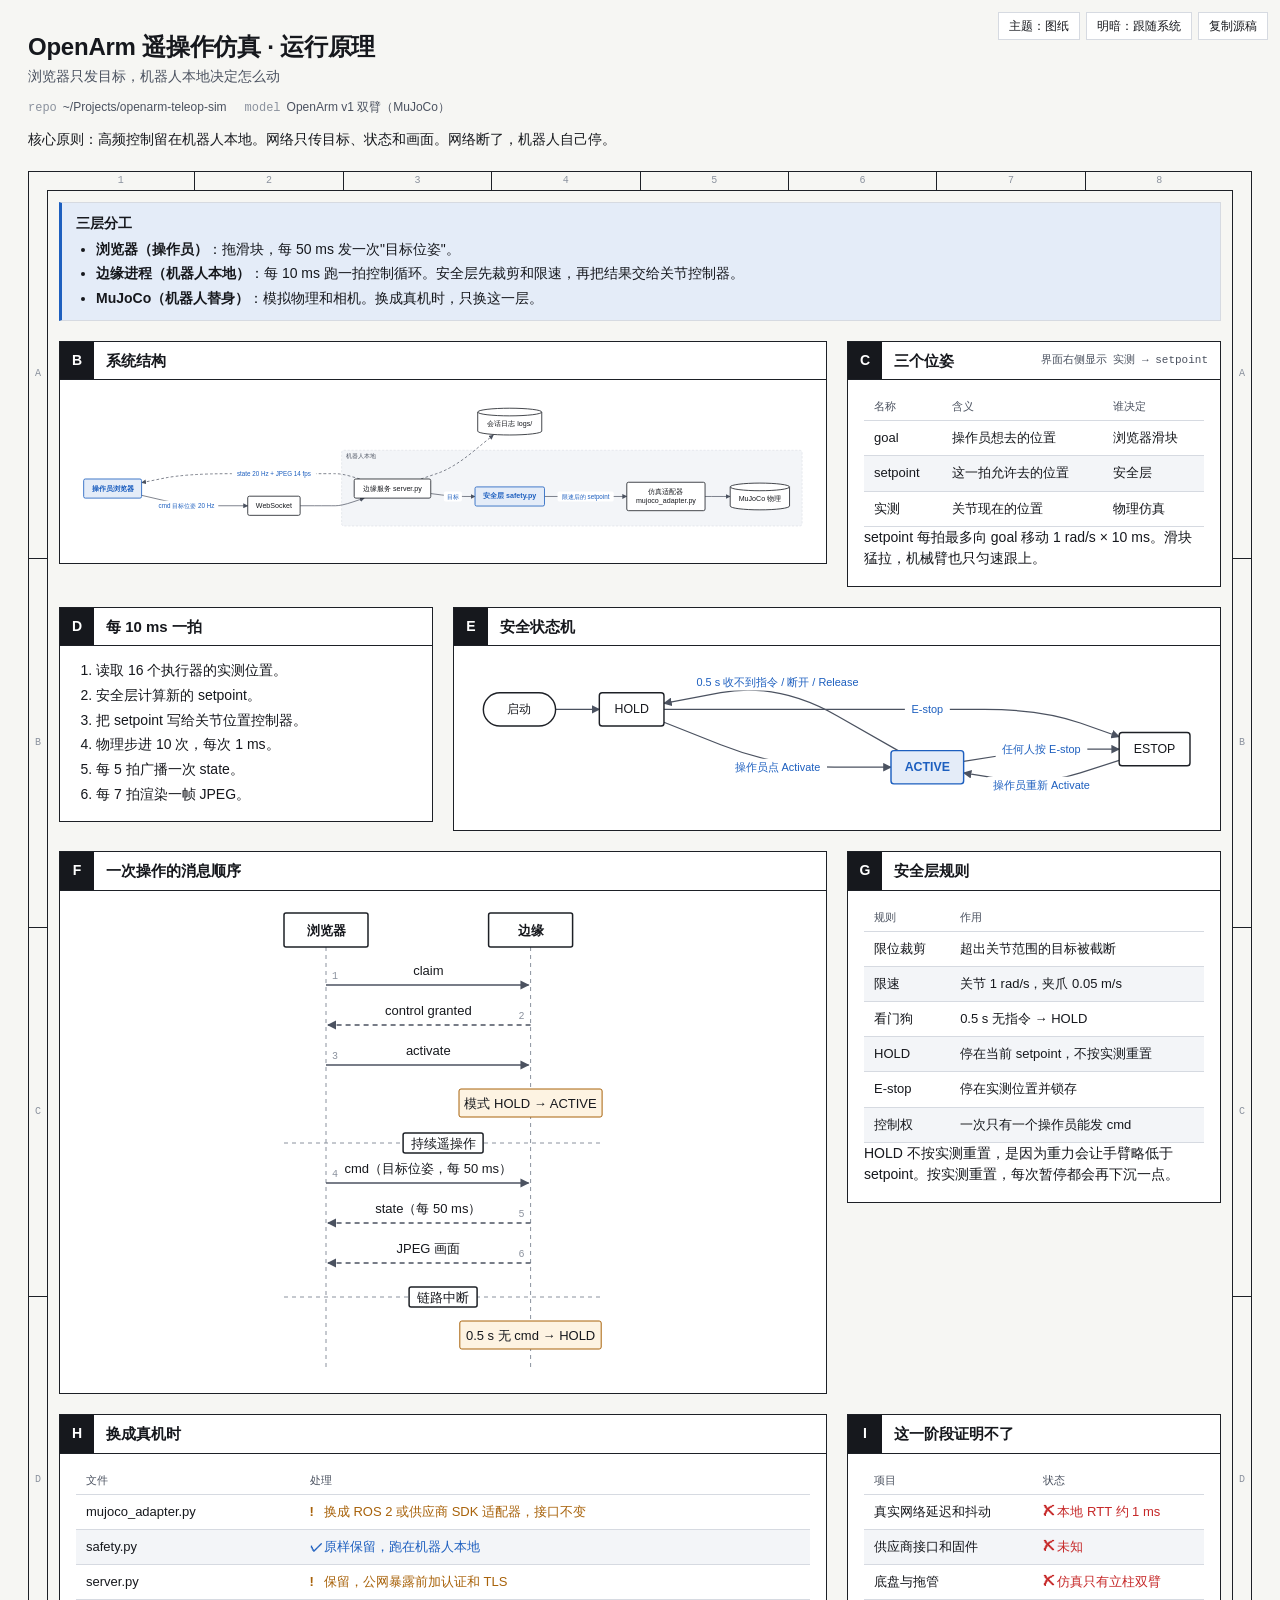
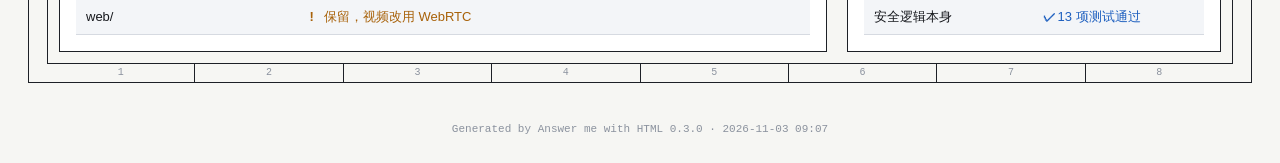
<file: docs/运行原理.html>
<!doctype html>
<html lang="zh-CN" data-theme="blueprint" data-mode="auto">
<head>
<meta charset="utf-8">
<meta name="viewport" content="width=device-width, initial-scale=1">
<meta name="generator" content="Answer me with HTML 0.3.0">
<title>OpenArm 遥操作仿真 · 运行原理</title>
<style>
html[data-theme="blueprint"], html[data-theme="blueprint"][data-mode="light"] {
  --font-sans: -apple-system, BlinkMacSystemFont, "Segoe UI", "PingFang SC", "Hiragino Sans GB", "Microsoft YaHei", Roboto, "Helvetica Neue", Arial, sans-serif;
  --font-mono: ui-monospace, SFMono-Regular, "JetBrains Mono", Menlo, Consolas, "Liberation Mono", monospace;
  --radius: 0px;
  --shadow: none;
  --bw: 1.5px;
  --head-font: var(--font-sans);
  --bg: #f6f6f3;
  --paper: #ffffff;
  --ink: #16181d;
  --ink-2: #4b5260;
  --ink-3: #8b929e;
  --line: #1d2026;
  --line-2: #d6dae1;
  --fill: #f3f5f8;
  --accent: #1d5fbf;
  --accent-bg: #e4ecf8;
  --ok: #1d5fbf;
  --ok-bg: #e4ecf8;
  --err: #c62828;
  --err-bg: #fbeaea;
  --warn: #a8620a;
  --warn-bg: #fdf3e2;
  --head-bg: #16181d;
  --head-fg: #ffffff;
}
html[data-theme="blueprint"][data-mode="dark"] {
  --bg: #081322;
  --paper: #0d1c31;
  --ink: #e6edf7;
  --ink-2: #a9b8cc;
  --ink-3: #6b7f99;
  --line: #c9d6e8;
  --line-2: #23385a;
  --fill: #12253f;
  --accent: #6ea8ff;
  --accent-bg: #16305a;
  --ok: #6ea8ff;
  --ok-bg: #16305a;
  --err: #ff7070;
  --err-bg: #3b1620;
  --warn: #f0b14a;
  --warn-bg: #3a2a10;
  --head-bg: #e6edf7;
  --head-fg: #081322;
}
@media (prefers-color-scheme: dark) {
html[data-theme="blueprint"][data-mode="auto"] {
  --bg: #081322;
  --paper: #0d1c31;
  --ink: #e6edf7;
  --ink-2: #a9b8cc;
  --ink-3: #6b7f99;
  --line: #c9d6e8;
  --line-2: #23385a;
  --fill: #12253f;
  --accent: #6ea8ff;
  --accent-bg: #16305a;
  --ok: #6ea8ff;
  --ok-bg: #16305a;
  --err: #ff7070;
  --err-bg: #3b1620;
  --warn: #f0b14a;
  --warn-bg: #3a2a10;
  --head-bg: #e6edf7;
  --head-fg: #081322;
}
}

html[data-theme="shadcn"], html[data-theme="shadcn"][data-mode="light"] {
  --font-sans: -apple-system, BlinkMacSystemFont, "Segoe UI", "PingFang SC", "Hiragino Sans GB", "Microsoft YaHei", Roboto, "Helvetica Neue", Arial, sans-serif;
  --font-mono: ui-monospace, SFMono-Regular, "JetBrains Mono", Menlo, Consolas, "Liberation Mono", monospace;
  --radius: 8px;
  --shadow: 0 1px 2px 0 rgba(0,0,0,0.05);
  --bw: 1px;
  --head-font: var(--font-sans);
  --bg: #fafafa;
  --paper: #ffffff;
  --ink: #09090b;
  --ink-2: #71717a;
  --ink-3: #a1a1aa;
  --line: #e4e4e7;
  --line-2: #f0f0f2;
  --fill: #f4f4f5;
  --accent: #2563eb;
  --accent-bg: #eff6ff;
  --ok: #16a34a;
  --ok-bg: #f0fdf4;
  --err: #dc2626;
  --err-bg: #fef2f2;
  --warn: #d97706;
  --warn-bg: #fffbeb;
  --head-bg: #18181b;
  --head-fg: #fafafa;
}
html[data-theme="shadcn"][data-mode="dark"] {
  --bg: #09090b;
  --paper: #121215;
  --ink: #fafafa;
  --ink-2: #a1a1aa;
  --ink-3: #71717a;
  --line: #27272a;
  --line-2: #1c1c1f;
  --fill: #18181b;
  --accent: #60a5fa;
  --accent-bg: #172554;
  --ok: #4ade80;
  --ok-bg: #052e16;
  --err: #f87171;
  --err-bg: #450a0a;
  --warn: #fbbf24;
  --warn-bg: #451a03;
  --head-bg: #fafafa;
  --head-fg: #18181b;
}
@media (prefers-color-scheme: dark) {
html[data-theme="shadcn"][data-mode="auto"] {
  --bg: #09090b;
  --paper: #121215;
  --ink: #fafafa;
  --ink-2: #a1a1aa;
  --ink-3: #71717a;
  --line: #27272a;
  --line-2: #1c1c1f;
  --fill: #18181b;
  --accent: #60a5fa;
  --accent-bg: #172554;
  --ok: #4ade80;
  --ok-bg: #052e16;
  --err: #f87171;
  --err-bg: #450a0a;
  --warn: #fbbf24;
  --warn-bg: #451a03;
  --head-bg: #fafafa;
  --head-fg: #18181b;
}
}

/* Answer me with HTML base — 只引用主题变量，禁止写死颜色（主题 token 见 themes/index.js） */
*, *::before, *::after { box-sizing: border-box; }
html, body { margin: 0; padding: 0; }
body {
  background: var(--bg); color: var(--ink);
  font-family: var(--font-sans); font-size: 14px; line-height: 1.55;
  -webkit-font-smoothing: antialiased;
}
code, pre, kbd { font-family: var(--font-mono); }

/* ── 工具栏 ─────────────────────────────── */
.am-toolbar {
  position: fixed; top: 12px; right: 12px; z-index: 10; display: flex; gap: 6px;
}
.am-btn {
  font: 12px/1 var(--font-sans); color: var(--ink); background: var(--paper);
  border: 1px solid var(--line-2); border-radius: var(--radius); padding: 7px 10px; cursor: pointer;
}
.am-btn:hover { border-color: var(--ink-3); }
.am-btn:focus-visible { outline: 2px solid var(--accent); outline-offset: 2px; }

/* ── 页头 ───────────────────────────────── */
.am-head { margin: 0 0 20px; padding-right: 260px; }
.am-head h1 { margin: 0; font-size: 24px; line-height: 1.25; letter-spacing: -0.01em; }
.am-sub { margin: 4px 0 0; color: var(--ink-2); }
.am-head-meta { display: flex; flex-wrap: wrap; gap: 6px 18px; margin-top: 10px; font-size: 12px; color: var(--ink-2); }
.am-head-meta b { font-family: var(--font-mono); font-weight: 400; color: var(--ink-3); margin-right: 6px; }
.am-intro { margin-top: 12px; max-width: 80ch; }

/* ── sheet 图纸板 ────────────────────────── */
.am-sheet { max-width: 1680px; margin: 0 auto; padding: 32px 28px 40px; }
.am-frame { position: relative; }
.am-grid {
  display: grid; grid-template-columns: repeat(var(--cols, 3), minmax(0, 1fr));
  gap: 20px; align-items: start;
}
.am-ruler { display: none; }
html[data-theme="blueprint"] .am-frame { border: 1px solid var(--line); padding: 30px; }
html[data-theme="blueprint"] .am-frame::before {
  content: ""; position: absolute; inset: 18px; border: 1px solid var(--line); pointer-events: none;
}
html[data-theme="blueprint"] .am-ruler {
  display: flex; position: absolute; font: 10px/1 var(--font-mono); color: var(--ink-3);
}
.am-ruler span { flex: 1; display: flex; align-items: center; justify-content: center; }
.am-ruler--top, .am-ruler--bottom { left: 18px; right: 18px; height: 18px; }
.am-ruler--top { top: 0; }
.am-ruler--bottom { bottom: 0; }
.am-ruler--left, .am-ruler--right { top: 18px; bottom: 18px; width: 18px; flex-direction: column; }
.am-ruler--left { left: 0; }
.am-ruler--right { right: 0; }
.am-ruler--top span + span, .am-ruler--bottom span + span { border-left: 1px solid var(--line); }
.am-ruler--left span + span, .am-ruler--right span + span { border-top: 1px solid var(--line); }

/* ── 面板 ───────────────────────────────── */
.am-panel {
  background: var(--paper); border: var(--bw) solid var(--line); border-radius: var(--radius);
  box-shadow: var(--shadow); min-width: 0; overflow: hidden;
}
.am-panel-head {
  display: flex; align-items: stretch; gap: 0; border-bottom: var(--bw) solid var(--line); min-height: 34px;
}
.am-panel-id {
  display: flex; align-items: center; justify-content: center; min-width: 34px; padding: 0 8px;
  background: var(--head-bg); color: var(--head-fg); font-weight: 600; font-size: 14px;
}
html[data-theme="shadcn"] .am-panel-id { border-radius: 6px; min-width: 24px; height: 24px; margin: 9px 0 9px 14px; font-size: 12px; }
html[data-theme="shadcn"] .am-panel-head { border-bottom-width: 1px; }
.am-panel-head h2 { margin: 0; padding: 7px 12px; font-size: 15px; font-weight: 600; flex: 1; display: flex; align-items: center; }
.am-panel-meta { align-self: center; padding: 0 12px; font: 11px/1.3 var(--font-mono); color: var(--ink-2); text-align: right; }
.am-panel-body { padding: 14px 16px 16px; }
.am-panel-body > * + * { margin-top: 12px; }

/* ── Markdown 正文 ───────────────────────── */
.am-md > :first-child { margin-top: 0; }
.am-md > :last-child { margin-bottom: 0; }
.am-md p { margin: 0 0 8px; }
.am-md ul, .am-md ol { margin: 0 0 8px; padding-left: 20px; }
.am-md li + li { margin-top: 3px; }
.am-md h3, .am-md h4 { margin: 14px 0 6px; font-size: 13px; }
.am-md a { color: var(--accent); }
.am-md blockquote { margin: 0 0 8px; padding: 2px 12px; border-left: 3px solid var(--line-2); color: var(--ink-2); }
.am-md :not(pre) > code { font-size: 0.9em; background: var(--fill); padding: 1px 5px; border-radius: 4px; }
.am-md hr { border: 0; border-top: 1px solid var(--line-2); margin: 12px 0; }
.am-md table { width: 100%; border-collapse: collapse; font-size: 13px; }
.am-md th {
  text-align: left; font: 11px/1.3 var(--font-mono); color: var(--ink-2); font-weight: 400;
  padding: 6px 10px; border-bottom: 1px solid var(--line-2);
}
.am-md td { padding: 7px 10px; border-bottom: 1px solid var(--line-2); vertical-align: top; }
.am-md tbody tr:nth-child(even) td { background: var(--fill); }
.am-table-wrap { overflow-x: auto; }
.am-code {
  margin: 0; padding: 12px 14px; background: var(--fill); border: 1px solid var(--line-2);
  border-radius: var(--radius); overflow-x: auto; font-size: 12.5px; line-height: 1.5;
}

/* ── 状态徽章 ok / no / warn ──────────────── */
.am-status { white-space: nowrap; font-weight: 500; }
.am-status--ok { color: var(--ok); }
.am-status--no { color: var(--err); }
.am-status--warn { color: var(--warn); }
.am-status-icon { display: inline-block; width: 1.1em; font-weight: 700; }

/* ── callout ─────────────────────────────── */
.am-callout {
  border: 1px solid var(--line-2); border-left: 3px solid var(--accent); background: var(--accent-bg);
  padding: 10px 14px; border-radius: var(--radius);
}
.am-callout--ok { border-left-color: var(--ok); background: var(--ok-bg); }
.am-callout--warn { border-left-color: var(--warn); background: var(--warn-bg); }
.am-callout--err { border-left-color: var(--err); background: var(--err-bg); }
.am-callout-title { font-weight: 600; margin-bottom: 4px; }

/* ── kv 标题栏格 ─────────────────────────── */
.am-kv {
  display: grid; grid-template-columns: repeat(var(--kv-cols, 2), minmax(0, 1fr)); margin: 0;
  border-top: var(--bw) solid var(--line); border-left: var(--bw) solid var(--line);
}
.am-kv-cell { border-right: var(--bw) solid var(--line); border-bottom: var(--bw) solid var(--line); padding: 6px 10px 8px; min-width: 0; }
.am-kv-cell--wide { grid-column: 1 / -1; }
.am-kv dt { font: 11px/1.4 var(--font-mono); color: var(--ink-2); }
.am-kv dd { margin: 2px 0 0; font-size: 14px; font-weight: 500; overflow-wrap: anywhere; }
.am-kv-cell--wide dd { font-size: 17px; font-weight: 600; }
html[data-theme="shadcn"] .am-kv { border-color: var(--line); border-radius: var(--radius); overflow: hidden; }

/* ── timeline ────────────────────────────── */
.am-timeline { list-style: none; margin: 0; padding: 0; }
.am-timeline--h { display: grid; grid-template-columns: repeat(var(--n, 1), minmax(0, 1fr)); padding-top: 4px; }
.am-timeline--h li { position: relative; text-align: center; padding: 0 6px; }
.am-timeline--h li::before {
  content: ""; position: absolute; top: 31px; left: 0; right: 0; border-top: var(--bw) solid var(--line);
}
.am-timeline--h li:first-child::before { left: 50%; }
.am-timeline--h li:last-child::before { right: 50%; }
.am-tl-when { display: block; font-size: 15px; font-weight: 500; height: 24px; }
.am-tl-dot {
  position: relative; display: block; width: 11px; height: 11px; margin: 2px auto 8px;
  border: var(--bw) solid var(--line); border-radius: 50%; background: var(--paper);
}
.am-tl-item--hi .am-tl-dot { background: var(--accent); border-color: var(--accent); }
.am-tl-title { display: block; font-size: 12.5px; font-weight: 500; }
.am-tl-text { display: block; font-size: 12px; color: var(--ink-2); line-height: 1.45; }
.am-timeline--v li { position: relative; padding: 0 0 14px 22px; }
.am-timeline--v li::before { content: ""; position: absolute; left: 5px; top: 6px; bottom: -6px; border-left: var(--bw) solid var(--line-2); }
.am-timeline--v li:last-child::before { display: none; }
.am-timeline--v .am-tl-dot { position: absolute; left: 0; top: 4px; margin: 0; }
.am-timeline--v .am-tl-when { display: inline; height: auto; font: 12px var(--font-mono); color: var(--ink-2); margin-right: 8px; }
.am-timeline--v .am-tl-title { display: inline; font-size: 14px; }
.am-timeline--v .am-tl-text { margin-top: 2px; }

/* ── annot 句子标注 ──────────────────────── */
.am-annot + .am-annot { border-top: 1px solid var(--line-2); padding-top: 12px; }
.am-annot-head { display: flex; justify-content: space-between; gap: 12px; font-size: 13px; font-weight: 600; margin-bottom: 8px; }
.am-annot-meta { font: 11px var(--font-mono); font-weight: 400; color: var(--ink-2); }
.am-annot-scroll { overflow-x: auto; }
.am-annot-line {
  position: relative; display: inline-block; white-space: pre; font: 14px/1.6 var(--font-mono);
  padding-bottom: calc(var(--rows, 0) * 17px + 14px);
}
.am-annot-line--wrap { display: block; white-space: normal; padding-bottom: 10px; }
.am-annot-line--wrap .am-seg { white-space: nowrap; }
.am-seg { position: relative; }
.am-seg::after {
  content: ""; position: absolute; left: 1px; right: 1px; top: calc(100% + 1px); height: 5px;
  border: 1px solid var(--accent); border-top: 0;
}
.am-seg-n {
  position: absolute; left: 0; top: calc(100% + 8px + var(--row, 0) * 17px);
  font: 11px/16px var(--font-sans); color: var(--accent); white-space: nowrap;
}
.am-seg--err { color: var(--err); }
.am-seg--err::after { border-color: var(--err); }
.am-seg--err .am-seg-n { color: var(--err); }
.am-annot-caption { font-size: 12px; color: var(--ink-2); }

/* ── limits 限值条 ───────────────────────── */
.am-lim + .am-lim { margin-top: 14px; }
.am-lim-head { display: flex; justify-content: space-between; gap: 12px; font-size: 13px; margin-bottom: 4px; }
.am-lim-val { font: 12px var(--font-mono); color: var(--accent); white-space: nowrap; }
.am-lim-track { position: relative; height: 12px; border: 1px solid var(--line-2); background: var(--fill); border-radius: calc(var(--radius) / 2); }
.am-lim-fill { position: absolute; left: 0; top: 0; bottom: 0; background: var(--accent-bg); border-right: 1px solid var(--accent); }
.am-lim-mark { position: absolute; top: -4px; bottom: -4px; border-left: 2px solid var(--accent); }
.am-lim.is-over .am-lim-fill { background: var(--err-bg); border-right-color: var(--err); }
.am-lim.is-over .am-lim-val { color: var(--err); }
.am-lim-ticks { position: relative; height: 16px; font: 10px/16px var(--font-mono); color: var(--ink-3); }
.am-lim-ticks span { position: absolute; transform: translateX(-50%); }
.am-lim-ticks span:first-child { transform: none; }
.am-lim-note { font-size: 11px; color: var(--ink-2); margin-left: 6px; }

/* ── tree 结构树 ─────────────────────────── */
.am-tree { font-size: 13px; }
.am-tree-root { display: flex; justify-content: center; position: relative; padding-bottom: 18px; }
.am-tree-root::after { content: ""; position: absolute; bottom: 0; left: 50%; height: 18px; border-left: var(--bw) solid var(--line); }
.am-tree-root--solo { padding-bottom: 12px; }
.am-tree-root--solo::after { display: none; }
.am-tree-box {
  border: var(--bw) solid var(--line); background: var(--paper); padding: 6px 14px; text-align: center;
  border-radius: var(--radius); font-weight: 600;
}
.am-tree-box small { display: block; font-weight: 400; color: var(--ink-2); font-size: 12px; }
.am-tree-box--root { background: var(--accent-bg); font-size: 15px; padding: 8px 28px; }
.am-tree-cols { display: grid; grid-template-columns: repeat(var(--n, 1), minmax(0, 1fr)); }
.am-tree-col { position: relative; padding: 18px 8px 0; min-width: 0; }
.am-tree-col::before { content: ""; position: absolute; top: 0; left: 0; right: 0; border-top: var(--bw) solid var(--line); }
.am-tree-col:first-child::before { left: 50%; }
.am-tree-col:last-child::before { right: 50%; }
.am-tree-col::after { content: ""; position: absolute; top: 0; left: 50%; height: 18px; border-left: var(--bw) solid var(--line); }
.am-tree-list, .am-tree-list ul { list-style: none; margin: 0; padding: 0; }
.am-tree-col > .am-tree-list { margin: 8px 0 0 14px; }
.am-tree-list ul { margin-left: 16px; }
.am-tree-list li { position: relative; padding: 3px 0 3px 18px; }
.am-tree-list li::before { content: ""; position: absolute; left: 0; top: 0.95em; width: 12px; border-top: 1px solid var(--ink-3); }
.am-tree-list li::after { content: ""; position: absolute; left: 0; top: 0; bottom: 0; border-left: 1px solid var(--ink-3); }
.am-tree-list li:last-child::after { bottom: auto; height: 0.95em; }
.am-tree-tag { font: 11px var(--font-mono); color: var(--ink-3); margin-right: 4px; }
.am-tree code { font: 12px var(--font-mono); }
.am-tree-sub { display: block; font-size: 11.5px; color: var(--ink-2); }
.am-tree-hi > .am-tree-label { color: var(--accent); font-weight: 600; }

/* ── 图（flow / sequence）───────────────── */
.am-diagram { margin: 0; overflow-x: auto; text-align: center; }
.am-diagram svg { max-width: 100%; height: auto; font-family: var(--font-sans); }
.am-diagram text { fill: var(--ink); font-size: 13px; }
.am-node-shape { fill: var(--paper); stroke: var(--line); stroke-width: var(--bw); }
.am-node--hi .am-node-shape { fill: var(--accent-bg); stroke: var(--accent); }
.am-node--hi text { fill: var(--accent); font-weight: 600; }
.am-edge { fill: none; stroke: var(--ink-2); stroke-width: 1.3; }
.am-edge--dashed { stroke-dasharray: 5 4; }
.am-arrow { fill: var(--ink-2); }
.am-edge-label rect { fill: var(--paper); }
.am-diagram .am-edge-label text { fill: var(--accent); font-size: 11.5px; }
.am-cluster { fill: var(--fill); stroke: var(--line-2); stroke-width: 1; stroke-dasharray: 4 3; }
.am-diagram .am-cluster-label { fill: var(--ink-2); font: 11px var(--font-mono); }
.am-lifeline { stroke: var(--ink-3); stroke-width: 1; stroke-dasharray: 4 4; }
.am-actor { fill: var(--paper); stroke: var(--line); stroke-width: var(--bw); }
.am-note { fill: var(--warn-bg); stroke: var(--warn); stroke-width: 1; }
.am-diagram .am-step { fill: var(--ink-3); font: 10px var(--font-mono); }

/* ── doc 线性讲解 ────────────────────────── */
.am-doc { max-width: 1120px; margin: 0 auto; padding: 40px 28px 64px; }
.am-doc-layout { display: grid; grid-template-columns: 200px minmax(0, 1fr); gap: 32px; align-items: start; }
.am-doc-layout--notoc { grid-template-columns: minmax(0, 1fr); max-width: 860px; }
.am-toc { position: sticky; top: 24px; font-size: 13px; }
.am-toc a { display: block; color: var(--ink-2); text-decoration: none; padding: 4px 0 4px 10px; border-left: 2px solid var(--line-2); }
.am-toc a:hover { color: var(--ink); border-left-color: var(--accent); }
.am-doc-body > .am-panel + .am-panel { margin-top: 20px; }

/* ── 响应式与打印 ─────────────────────────── */
@media (max-width: 1100px) {
  .am-grid { grid-template-columns: repeat(2, minmax(0, 1fr)); }
  .am-grid > .am-panel { grid-column: auto !important; }
  .am-grid > .am-panel.am-span-wide { grid-column: 1 / -1 !important; }
}
@media (max-width: 760px) {
  .am-sheet, .am-doc { padding: 56px 12px 24px; }
  .am-head { padding-right: 0; }
  .am-grid { grid-template-columns: minmax(0, 1fr); }
  .am-grid > .am-panel.am-span-wide { grid-column: auto !important; }
  html[data-theme="blueprint"] .am-frame { padding: 0; border: 0; }
  html[data-theme="blueprint"] .am-frame::before, html[data-theme="blueprint"] .am-ruler { display: none; }
  .am-doc-layout { grid-template-columns: minmax(0, 1fr); }
  .am-toc { position: static; }
  .am-timeline--h { grid-template-columns: minmax(0, 1fr); }
  .am-tree-cols { grid-template-columns: minmax(0, 1fr); }
}
.am-colophon { text-align: center; padding: 0 0 28px; font: 11px var(--font-mono); color: var(--ink-3); }

@media print {
  .am-toolbar { display: none; }
  body { background: var(--paper); }
  .am-panel { break-inside: avoid; box-shadow: none; }
}
.am-panel--bare { border: 0; background: transparent; box-shadow: none; }
.am-panel--bare > .am-panel-body { padding: 0; }
.am-panel--bare .am-kv { background: var(--paper); }

</style>
</head>
<body>
<div class="am-toolbar">
<button class="am-btn" type="button" data-am="theme" data-labels="{&quot;blueprint&quot;:&quot;主题：图纸&quot;,&quot;shadcn&quot;:&quot;主题：卡片&quot;}">主题：图纸</button>
<button class="am-btn" type="button" data-am="mode" data-labels="{&quot;auto&quot;:&quot;明暗：跟随系统&quot;,&quot;light&quot;:&quot;明暗：亮&quot;,&quot;dark&quot;:&quot;明暗：暗&quot;}">明暗：跟随系统</button>
<button class="am-btn" type="button" data-am="copy" data-done="已复制 ✓">复制源稿</button>
</div>
<main class="am-sheet">
<header class="am-head"><h1>OpenArm 遥操作仿真 · 运行原理</h1><p class="am-sub">浏览器只发目标，机器人本地决定怎么动</p><div class="am-head-meta"><span><b>repo</b>~/Projects/openarm-teleop-sim</span><span><b>model</b>OpenArm v1 双臂（MuJoCo）</span></div><div class="am-intro am-md"><div class="am-md"><p>核心原则：高频控制留在机器人本地。网络只传目标、状态和画面。网络断了，机器人自己停。</p>
</div></div></header>
<div class="am-frame">
<div class="am-ruler am-ruler--top" aria-hidden="true"><span>1</span><span>2</span><span>3</span><span>4</span><span>5</span><span>6</span><span>7</span><span>8</span></div><div class="am-ruler am-ruler--bottom" aria-hidden="true"><span>1</span><span>2</span><span>3</span><span>4</span><span>5</span><span>6</span><span>7</span><span>8</span></div><div class="am-ruler am-ruler--left" aria-hidden="true"><span>A</span><span>B</span><span>C</span><span>D</span></div><div class="am-ruler am-ruler--right" aria-hidden="true"><span>A</span><span>B</span><span>C</span><span>D</span></div>
<div class="am-grid" style="--cols: 3">
<section class="am-panel am-span-wide am-panel--bare" id="panel-A" style="grid-column: span 3">
<div class="am-panel-body"><div class="am-callout am-callout--info" role="note"><div class="am-callout-title">三层分工</div><div class="am-callout-body am-md"><ul>
<li><strong>浏览器（操作员）</strong>：拖滑块，每 50 ms 发一次&quot;目标位姿&quot;。</li>
<li><strong>边缘进程（机器人本地）</strong>：每 10 ms 跑一拍控制循环。安全层先裁剪和限速，再把结果交给关节控制器。</li>
<li><strong>MuJoCo（机器人替身）</strong>：模拟物理和相机。换成真机时，只换这一层。</li>
</ul>
</div></div></div>
</section>
<section class="am-panel am-span-wide" id="panel-B" style="grid-column: span 2">
<header class="am-panel-head"><span class="am-panel-id">B</span><h2>系统结构</h2></header>
<div class="am-panel-body"><figure class="am-diagram am-flow"><svg viewBox="0 0 1343 268" width="1343" height="268" role="img" aria-label="流程图：操作员浏览器、WebSocket、边缘服务 server.py、安全层 safety.py、仿真适配器 mujoco_adapter.py、MuJoCo 物理、会话日志 logs/" xmlns="http://www.w3.org/2000/svg"><defs><marker id="am1-arrow" viewBox="0 0 10 10" refX="9" refY="5" markerWidth="7" markerHeight="7" orient="auto-start-reverse"><path class="am-arrow" d="M0,0 L10,5 L0,10 z"/></marker></defs><g><rect class="am-cluster" x="486" y="103" width="842.6" height="138.5" rx="4"/><text class="am-cluster-label" x="494" y="117">机器人本地</text></g><g><g data-step="0"><path class="am-edge" d="M120,185.4 L161.1,194.9 Q202.1,204.5 258.2,204.5 L314.2,204.5" marker-end="url(#am1-arrow)"/><g class="am-edge-label"><rect x="144" y="195.5" width="116.3" height="18" rx="3"/><text x="202.1" y="204.5" text-anchor="middle" dominant-baseline="central">cmd 目标位姿 20 Hz</text></g></g><g data-step="1"><path class="am-edge" d="M410.1,204.5 L436.5,204.5 Q463,204.5 474.5,204.5 Q486,204.5 506.7,197.5 L527.4,190.5" marker-end="url(#am1-arrow)"/></g><g data-step="2"><path class="am-edge" d="M649.1,182.2 L669.3,184.8 Q689.6,187.5 709.8,187.5 L730.1,187.5" marker-end="url(#am1-arrow)"/><g class="am-edge-label"><rect x="673.1" y="178.5" width="33" height="18" rx="3"/><text x="689.6" y="187.5" text-anchor="middle" dominant-baseline="central">目标</text></g></g><g data-step="3"><path class="am-edge" d="M857.1,187.5 L894.8,187.5 Q932.5,187.5 970.1,187.5 L1007.8,187.5" marker-end="url(#am1-arrow)"/><g class="am-edge-label"><rect x="881.1" y="178.5" width="102.7" height="18" rx="3"/><text x="932.5" y="187.5" text-anchor="middle" dominant-baseline="central">限速后的 setpoint</text></g></g><g data-step="4"><path class="am-edge" d="M1151,187.5 L1162.5,187.5 Q1174,187.5 1185.5,187.5 L1197,187.5" marker-end="url(#am1-arrow)"/></g><g data-step="5"><path class="am-edge am-edge--dashed" d="M519.3,155.5 L502.7,150.6 Q486,145.8 474.5,145.8 Q463,145.8 412.6,145.8 Q362.1,145.8 282.1,145.8 Q202.1,145.8 161.1,154 L120,162.3" marker-end="url(#am1-arrow)"/><g class="am-edge-label"><rect x="285.3" y="136.8" width="153.8" height="18" rx="3"/><text x="362.1" y="145.8" text-anchor="middle" dominant-baseline="central">state 20 Hz + JPEG 14 fps</text></g></g><g data-step="6"><path class="am-edge am-edge--dashed" d="M631,155.5 L660.3,145.6 Q689.6,135.8 726.6,105.4 L763.7,75" marker-end="url(#am1-arrow)"/></g></g><g><g class="am-node am-node--rect am-node--hi" data-key="操作员浏览器" data-step="0"><rect class="am-node-shape" x="14" y="155.5" width="106" height="35" rx="3"/><text x="67" y="173" text-anchor="middle" dominant-baseline="central">操作员浏览器</text></g><g class="am-node am-node--rect" data-key="WebSocket" data-step="0"><rect class="am-node-shape" x="314.2" y="187" width="95.9" height="35" rx="3"/><text x="362.1" y="204.5" text-anchor="middle" dominant-baseline="central">WebSocket</text></g><g class="am-node am-node--rect" data-key="边缘服务 server.py" data-step="1"><rect class="am-node-shape" x="509" y="155.5" width="140.1" height="35" rx="3"/><text x="579" y="173" text-anchor="middle" dominant-baseline="central">边缘服务 server.py</text></g><g class="am-node am-node--rect am-node--hi" data-key="安全层 safety.py" data-step="2"><rect class="am-node-shape" x="730.1" y="170" width="127.1" height="35" rx="3"/><text x="793.6" y="187.5" text-anchor="middle" dominant-baseline="central">安全层 safety.py</text></g><g class="am-node am-node--rect" data-key="仿真适配器 mujoco_adapter.py" data-step="3"><rect class="am-node-shape" x="1007.8" y="161.5" width="143.2" height="52" rx="3"/><text x="1079.4" y="179" text-anchor="middle" dominant-baseline="central">仿真适配器</text><text x="1079.4" y="196" text-anchor="middle" dominant-baseline="central">mujoco_adapter.py</text></g><g class="am-node am-node--db" data-key="MuJoCo 物理" data-step="4"><path class="am-node-shape" d="M1197,170 A54.3,7 0 0 1 1305.6,170 V205 A54.3,7 0 0 1 1197,205 Z"/><path class="am-node-shape" d="M1197,170 A54.3,7 0 0 0 1305.6,170"/><text x="1251.3" y="191.5" text-anchor="middle" dominant-baseline="central">MuJoCo 物理</text></g><g class="am-node am-node--db" data-key="会话日志 logs/" data-step="6"><path class="am-node-shape" d="M735,33 A58.6,7 0 0 1 852.2,33 V68 A58.6,7 0 0 1 735,68 Z"/><path class="am-node-shape" d="M735,33 A58.6,7 0 0 0 852.2,33"/><text x="793.6" y="54.5" text-anchor="middle" dominant-baseline="central">会话日志 logs/</text></g></g></svg></figure></div>
</section>
<section class="am-panel" id="panel-C">
<header class="am-panel-head"><span class="am-panel-id">C</span><h2>三个位姿</h2><span class="am-panel-meta">界面右侧显示 实测 → setpoint</span></header>
<div class="am-panel-body"><div class="am-md"><div class="am-table-wrap"><table>
<thead>
<tr>
<th>名称</th>
<th>含义</th>
<th>谁决定</th>
</tr>
</thead>
<tbody><tr>
<td>goal</td>
<td>操作员想去的位置</td>
<td>浏览器滑块</td>
</tr>
<tr>
<td>setpoint</td>
<td>这一拍允许去的位置</td>
<td>安全层</td>
</tr>
<tr>
<td>实测</td>
<td>关节现在的位置</td>
<td>物理仿真</td>
</tr>
</tbody></table></div>
<p>setpoint 每拍最多向 goal 移动 1 rad/s × 10 ms。滑块猛拉，机械臂也只匀速跟上。</p>
</div></div>
</section>
<section class="am-panel" id="panel-D">
<header class="am-panel-head"><span class="am-panel-id">D</span><h2>每 10 ms 一拍</h2></header>
<div class="am-panel-body"><div class="am-md"><ol>
<li>读取 16 个执行器的实测位置。</li>
<li>安全层计算新的 setpoint。</li>
<li>把 setpoint 写给关节位置控制器。</li>
<li>物理步进 10 次，每次 1 ms。</li>
<li>每 5 拍广播一次 state。</li>
<li>每 7 拍渲染一帧 JPEG。</li>
</ol>
</div></div>
</section>
<section class="am-panel am-span-wide" id="panel-E" style="grid-column: span 2">
<header class="am-panel-head"><span class="am-panel-id">E</span><h2>安全状态机</h2></header>
<div class="am-panel-body"><figure class="am-diagram am-flow"><svg viewBox="0 0 772 155" width="772" height="155" role="img" aria-label="流程图：启动、HOLD、ACTIVE、ESTOP" xmlns="http://www.w3.org/2000/svg"><defs><marker id="am2-arrow" viewBox="0 0 10 10" refX="9" refY="5" markerWidth="7" markerHeight="7" orient="auto-start-reverse"><path class="am-arrow" d="M0,0 L10,5 L0,10 z"/></marker></defs><g></g><g><g data-step="0"><path class="am-edge" d="M90,52 L101.5,52 Q113,52 124.5,52 L136,52" marker-end="url(#am2-arrow)"/></g><g data-step="1"><path class="am-edge" d="M204,65.5 L263.7,89.1 Q323.4,112.8 383.1,112.8 L442.8,112.8" marker-end="url(#am2-arrow)"/><g class="am-edge-label"><rect x="271.4" y="103.8" width="104.1" height="18" rx="3"/><text x="323.4" y="112.8" text-anchor="middle" dominant-baseline="central">操作员点 Activate</text></g></g><g data-step="2"><path class="am-edge" d="M450.3,95.3 L386.9,59.1 Q323.4,23 263.7,34.3 L204,45.6" marker-end="url(#am2-arrow)"/><g class="am-edge-label"><rect x="228" y="14" width="190.8" height="18" rx="3"/><text x="323.4" y="23" text-anchor="middle" dominant-baseline="central">0.5 s 收不到指令 / 断开 / Release</text></g></g><g data-step="3"><path class="am-edge" d="M519.2,106.7 L560.1,100.2 Q601,93.8 641.9,93.8 L682.8,93.8" marker-end="url(#am2-arrow)"/><g class="am-edge-label"><rect x="552.6" y="84.8" width="96.7" height="18" rx="3"/><text x="601" y="93.8" text-anchor="middle" dominant-baseline="central">任何人按 E-stop</text></g></g><g data-step="4"><path class="am-edge" d="M204,52 L263.7,52 Q323.4,52 402.2,52 Q481,52 541,52 Q601,52 641.9,66.3 L682.8,80.7" marker-end="url(#am2-arrow)"/><g class="am-edge-label"><rect x="457.4" y="43" width="47.3" height="18" rx="3"/><text x="481" y="52" text-anchor="middle" dominant-baseline="central">E-stop</text></g></g><g data-step="5"><path class="am-edge" d="M682.8,105.6 L641.9,118.7 Q601,131.8 560.1,125.3 L519.2,118.8" marker-end="url(#am2-arrow)"/><g class="am-edge-label"><rect x="543.2" y="122.8" width="115.6" height="18" rx="3"/><text x="601" y="131.8" text-anchor="middle" dominant-baseline="central">操作员重新 Activate</text></g></g></g><g><g class="am-node am-node--round" data-key="启动" data-step="0"><rect class="am-node-shape" x="14" y="34.5" width="76" height="35" rx="17.5"/><text x="52" y="52" text-anchor="middle" dominant-baseline="central">启动</text></g><g class="am-node am-node--rect" data-key="HOLD" data-step="0"><rect class="am-node-shape" x="136" y="34.5" width="68" height="35" rx="3"/><text x="170" y="52" text-anchor="middle" dominant-baseline="central">HOLD</text></g><g class="am-node am-node--rect am-node--hi" data-key="ACTIVE" data-step="1"><rect class="am-node-shape" x="442.8" y="95.3" width="76.4" height="35" rx="3"/><text x="481" y="112.8" text-anchor="middle" dominant-baseline="central">ACTIVE</text></g><g class="am-node am-node--rect" data-key="ESTOP" data-step="3"><rect class="am-node-shape" x="682.8" y="76.3" width="74.5" height="35" rx="3"/><text x="720" y="93.8" text-anchor="middle" dominant-baseline="central">ESTOP</text></g></g></svg></figure></div>
</section>
<section class="am-panel am-span-wide" id="panel-F" style="grid-column: span 2">
<header class="am-panel-head"><span class="am-panel-id">F</span><h2>一次操作的消息顺序</h2></header>
<div class="am-panel-body"><figure class="am-diagram am-seq"><svg viewBox="0 0 343 466" width="343" height="466" role="img" aria-label="时序图：浏览器、边缘" xmlns="http://www.w3.org/2000/svg"><defs><marker id="am3-arrow" viewBox="0 0 10 10" refX="9" refY="5" markerWidth="7" markerHeight="7" orient="auto-start-reverse"><path class="am-arrow" d="M0,0 L10,5 L0,10 z"/></marker></defs><line class="am-lifeline" x1="54" y1="42" x2="54" y2="462"/><g data-key="浏览器"><rect class="am-actor" x="12" y="8" width="84" height="34" rx="2"/><text x="54" y="25" text-anchor="middle" dominant-baseline="central" font-weight="600">浏览器</text></g><line class="am-lifeline" x1="258.6" y1="42" x2="258.6" y2="462"/><g data-key="边缘"><rect class="am-actor" x="216.6" y="8" width="84" height="34" rx="2"/><text x="258.6" y="25" text-anchor="middle" dominant-baseline="central" font-weight="600">边缘</text></g><g data-step="0"><text x="156.3" y="70" text-anchor="middle">claim</text><path class="am-edge" d="M54,80 L256.6,80" marker-end="url(#am3-arrow)"/><text class="am-step" x="60" y="74" text-anchor="start">1</text></g><g data-step="1"><text x="156.3" y="110" text-anchor="middle">control granted</text><path class="am-edge am-edge--dashed" d="M258.6,120 L56,120" marker-end="url(#am3-arrow)"/><text class="am-step" x="252.6" y="114" text-anchor="end">2</text></g><g data-step="2"><text x="156.3" y="150" text-anchor="middle">activate</text><path class="am-edge" d="M54,160 L256.6,160" marker-end="url(#am3-arrow)"/><text class="am-step" x="60" y="154" text-anchor="start">3</text></g><g data-step="3"><rect class="am-note" x="187" y="184" width="143.1" height="28" rx="2"/><text x="258.6" y="198" text-anchor="middle" dominant-baseline="central" font-size="12">模式 HOLD → ACTIVE</text></g><g data-step="4"><line class="am-lifeline" x1="12" y1="238" x2="330.1" y2="238"/><rect class="am-actor" x="131.1" y="228" width="80" height="20" rx="2"/><text x="171.1" y="238" text-anchor="middle" dominant-baseline="central" font-size="12">持续遥操作</text></g><g data-step="5"><text x="156.3" y="268" text-anchor="middle">cmd（目标位姿，每 50 ms）</text><path class="am-edge" d="M54,278 L256.6,278" marker-end="url(#am3-arrow)"/><text class="am-step" x="60" y="272" text-anchor="start">4</text></g><g data-step="6"><text x="156.3" y="308" text-anchor="middle">state（每 50 ms）</text><path class="am-edge am-edge--dashed" d="M258.6,318 L56,318" marker-end="url(#am3-arrow)"/><text class="am-step" x="252.6" y="312" text-anchor="end">5</text></g><g data-step="7"><text x="156.3" y="348" text-anchor="middle">JPEG 画面</text><path class="am-edge am-edge--dashed" d="M258.6,358 L56,358" marker-end="url(#am3-arrow)"/><text class="am-step" x="252.6" y="352" text-anchor="end">6</text></g><g data-step="8"><line class="am-lifeline" x1="12" y1="392" x2="330.1" y2="392"/><rect class="am-actor" x="137.1" y="382" width="68" height="20" rx="2"/><text x="171.1" y="392" text-anchor="middle" dominant-baseline="central" font-size="12">链路中断</text></g><g data-step="9"><rect class="am-note" x="187.8" y="416" width="141.4" height="28" rx="2"/><text x="258.6" y="430" text-anchor="middle" dominant-baseline="central" font-size="12">0.5 s 无 cmd → HOLD</text></g></svg></figure></div>
</section>
<section class="am-panel" id="panel-G">
<header class="am-panel-head"><span class="am-panel-id">G</span><h2>安全层规则</h2></header>
<div class="am-panel-body"><div class="am-md"><div class="am-table-wrap"><table>
<thead>
<tr>
<th>规则</th>
<th>作用</th>
</tr>
</thead>
<tbody><tr>
<td>限位裁剪</td>
<td>超出关节范围的目标被截断</td>
</tr>
<tr>
<td>限速</td>
<td>关节 1 rad/s，夹爪 0.05 m/s</td>
</tr>
<tr>
<td>看门狗</td>
<td>0.5 s 无指令 → HOLD</td>
</tr>
<tr>
<td>HOLD</td>
<td>停在当前 setpoint，不按实测重置</td>
</tr>
<tr>
<td>E-stop</td>
<td>停在实测位置并锁存</td>
</tr>
<tr>
<td>控制权</td>
<td>一次只有一个操作员能发 cmd</td>
</tr>
</tbody></table></div>
<p>HOLD 不按实测重置，是因为重力会让手臂略低于 setpoint。按实测重置，每次暂停都会再下沉一点。</p>
</div></div>
</section>
<section class="am-panel am-span-wide" id="panel-H" style="grid-column: span 2">
<header class="am-panel-head"><span class="am-panel-id">H</span><h2>换成真机时</h2></header>
<div class="am-panel-body"><div class="am-md"><div class="am-table-wrap"><table>
<thead>
<tr>
<th>文件</th>
<th>处理</th>
</tr>
</thead>
<tbody><tr>
<td>mujoco_adapter.py</td>
<td><span class="am-status am-status--warn"><span class="am-status-icon" aria-hidden="true">!</span>换成 ROS 2 或供应商 SDK 适配器，接口不变</span></td>
</tr>
<tr>
<td>safety.py</td>
<td><span class="am-status am-status--ok"><span class="am-status-icon" aria-hidden="true">✓</span>原样保留，跑在机器人本地</span></td>
</tr>
<tr>
<td>server.py</td>
<td><span class="am-status am-status--warn"><span class="am-status-icon" aria-hidden="true">!</span>保留，公网暴露前加认证和 TLS</span></td>
</tr>
<tr>
<td>web/</td>
<td><span class="am-status am-status--warn"><span class="am-status-icon" aria-hidden="true">!</span>保留，视频改用 WebRTC</span></td>
</tr>
</tbody></table></div>
</div></div>
</section>
<section class="am-panel" id="panel-I">
<header class="am-panel-head"><span class="am-panel-id">I</span><h2>这一阶段证明不了</h2></header>
<div class="am-panel-body"><div class="am-md"><div class="am-table-wrap"><table>
<thead>
<tr>
<th>项目</th>
<th>状态</th>
</tr>
</thead>
<tbody><tr>
<td>真实网络延迟和抖动</td>
<td><span class="am-status am-status--no"><span class="am-status-icon" aria-hidden="true">✗</span>本地 RTT 约 1 ms</span></td>
</tr>
<tr>
<td>供应商接口和固件</td>
<td><span class="am-status am-status--no"><span class="am-status-icon" aria-hidden="true">✗</span>未知</span></td>
</tr>
<tr>
<td>底盘与拖管</td>
<td><span class="am-status am-status--no"><span class="am-status-icon" aria-hidden="true">✗</span>仿真只有立柱双臂</span></td>
</tr>
<tr>
<td>安全逻辑本身</td>
<td><span class="am-status am-status--ok"><span class="am-status-icon" aria-hidden="true">✓</span>13 项测试通过</span></td>
</tr>
</tbody></table></div>
</div></div>
</section>
</div>
</div>
</main>
<footer class="am-colophon">Generated by Answer me with HTML 0.3.0 · 2026-11-03 09:07</footer>
<textarea id="am-source" hidden readonly aria-hidden="true">---
title: OpenArm 遥操作仿真 · 运行原理
subtitle: 浏览器只发目标，机器人本地决定怎么动
cols: 3
repo: ~/Projects/openarm-teleop-sim
model: OpenArm v1 双臂（MuJoCo）
---
核心原则：高频控制留在机器人本地。网络只传目标、状态和画面。网络断了，机器人自己停。

## A 一句话结论 {span=3 bare}
```callout info 三层分工
- **浏览器（操作员）**：拖滑块，每 50 ms 发一次&quot;目标位姿&quot;。
- **边缘进程（机器人本地）**：每 10 ms 跑一拍控制循环。安全层先裁剪和限速，再把结果交给关节控制器。
- **MuJoCo（机器人替身）**：模拟物理和相机。换成真机时，只换这一层。
```

## B 系统结构 {span=2}
```flow LR
*操作员浏览器 -&gt; WebSocket: cmd 目标位姿 20 Hz
WebSocket -&gt; 边缘服务 server.py
边缘服务 server.py -&gt; *安全层 safety.py: 目标
安全层 safety.py -&gt; 仿真适配器 mujoco_adapter.py: 限速后的 setpoint
仿真适配器 mujoco_adapter.py -&gt; [(MuJoCo 物理)]
边缘服务 server.py --&gt; 操作员浏览器: state 20 Hz + JPEG 14 fps
边缘服务 server.py --&gt; [(会话日志 logs/)]
group 机器人本地: 边缘服务 server.py, 安全层 safety.py, 仿真适配器 mujoco_adapter.py, MuJoCo 物理
```

## C 三个位姿 {meta=&quot;界面右侧显示 实测 → setpoint&quot;}
| 名称 | 含义 | 谁决定 |
|---|---|---|
| goal | 操作员想去的位置 | 浏览器滑块 |
| setpoint | 这一拍允许去的位置 | 安全层 |
| 实测 | 关节现在的位置 | 物理仿真 |

setpoint 每拍最多向 goal 移动 1 rad/s × 10 ms。滑块猛拉，机械臂也只匀速跟上。

## D 每 10 ms 一拍 {span=1}
1. 读取 16 个执行器的实测位置。
2. 安全层计算新的 setpoint。
3. 把 setpoint 写给关节位置控制器。
4. 物理步进 10 次，每次 1 ms。
5. 每 5 拍广播一次 state。
6. 每 7 拍渲染一帧 JPEG。

## E 安全状态机 {span=2}
```flow LR
(启动) -&gt; HOLD
HOLD -&gt; *ACTIVE: 操作员点 Activate
ACTIVE -&gt; HOLD: 0.5 s 收不到指令 / 断开 / Release
ACTIVE -&gt; ESTOP: 任何人按 E-stop
HOLD -&gt; ESTOP: E-stop
ESTOP -&gt; ACTIVE: 操作员重新 Activate
```

## F 一次操作的消息顺序 {span=2}
```sequence num
浏览器 -&gt; 边缘: claim
边缘 --&gt; 浏览器: control granted
浏览器 -&gt; 边缘: activate
note 边缘: 模式 HOLD → ACTIVE
== 持续遥操作 ==
浏览器 -&gt; 边缘: cmd（目标位姿，每 50 ms）
边缘 --&gt; 浏览器: state（每 50 ms）
边缘 --&gt; 浏览器: JPEG 画面
== 链路中断 ==
note 边缘: 0.5 s 无 cmd → HOLD
```

## G 安全层规则 {span=1}
| 规则 | 作用 |
|---|---|
| 限位裁剪 | 超出关节范围的目标被截断 |
| 限速 | 关节 1 rad/s，夹爪 0.05 m/s |
| 看门狗 | 0.5 s 无指令 → HOLD |
| HOLD | 停在当前 setpoint，不按实测重置 |
| E-stop | 停在实测位置并锁存 |
| 控制权 | 一次只有一个操作员能发 cmd |

HOLD 不按实测重置，是因为重力会让手臂略低于 setpoint。按实测重置，每次暂停都会再下沉一点。

## H 换成真机时 {span=2}
| 文件 | 处理 |
|---|---|
| mujoco_adapter.py | warn 换成 ROS 2 或供应商 SDK 适配器，接口不变 |
| safety.py | ok 原样保留，跑在机器人本地 |
| server.py | warn 保留，公网暴露前加认证和 TLS |
| web/ | warn 保留，视频改用 WebRTC |

## I 这一阶段证明不了 {span=1}
| 项目 | 状态 |
|---|---|
| 真实网络延迟和抖动 | no 本地 RTT 约 1 ms |
| 供应商接口和固件 | no 未知 |
| 底盘与拖管 | no 仿真只有立柱双臂 |
| 安全逻辑本身 | ok 13 项测试通过 |
</textarea>
<script>
(() => {
  const root = document.documentElement;
  const cycle = (list, cur) => list[(list.indexOf(cur) + 1) % list.length];
  const label = (btn, value) => {
    const map = JSON.parse(btn.dataset.labels || '{}');
    btn.textContent = map[value] || value;
  };
  const bind = (name, attr, values) => {
    const btn = document.querySelector(`[data-am="${name}"]`);
    if (!btn) return;
    label(btn, root.getAttribute(attr));
    btn.addEventListener('click', () => {
      const next = cycle(values, root.getAttribute(attr));
      root.setAttribute(attr, next);
      label(btn, next);
    });
  };
  bind('theme', 'data-theme', ['blueprint', 'shadcn']);
  bind('mode', 'data-mode', ['auto', 'light', 'dark']);

  const copyBtn = document.querySelector('[data-am="copy"]');
  copyBtn?.addEventListener('click', async () => {
    const text = document.getElementById('am-source').value;
    try {
      await navigator.clipboard.writeText(text);
    } catch {
      const ta = Object.assign(document.createElement('textarea'), { value: text });
      document.body.append(ta);
      ta.select();
      document.execCommand('copy');
      ta.remove();
    }
    const original = copyBtn.textContent;
    copyBtn.textContent = copyBtn.dataset.done;
    setTimeout(() => { copyBtn.textContent = original; }, 1400);
  });
})();
</script>
</body>
</html>
</file>
